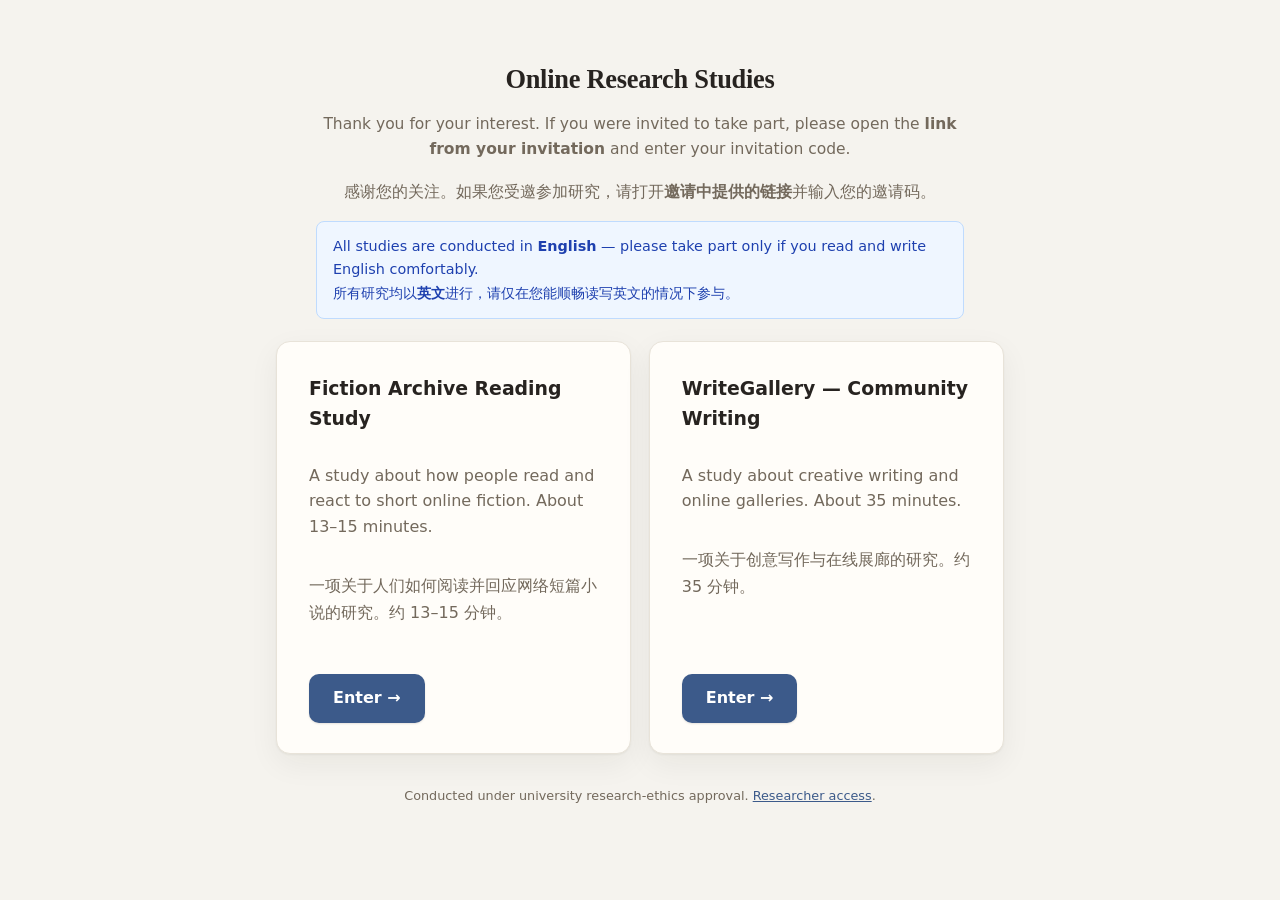
<file: docs/index.html>
<!doctype html>
<html lang="en">
<head>
  <meta charset="utf-8">
  <meta name="viewport" content="width=device-width, initial-scale=1">
  <title>Online Research Studies</title>
  <link rel="stylesheet" href="shared/css/app.css">
  <style>
    .hero{max-width:680px;margin:7vh auto 1.4rem;padding:0 1rem;text-align:center}
    .studies{display:grid;grid-template-columns:1fr 1fr;gap:1.1rem;max-width:760px;margin:0 auto;padding:0 1rem}
    @media(max-width:640px){.studies{grid-template-columns:1fr}}
    .scard{display:block;text-decoration:none;color:inherit}
    .scard .card{height:100%;display:flex;flex-direction:column;transition:.15s,box-shadow .15s}
    .scard .card:hover{border-color:var(--accent);transform:translateY(-3px);box-shadow:var(--shadow)}
    .scard .card p:last-child{margin-top:auto;margin-bottom:0;padding-top:.8rem}
    .foot{max-width:760px;margin:2rem auto;padding:0 1rem;font-size:.8rem;color:var(--muted);text-align:center}
  </style>
</head>
<body>
  <div class="hero">
    <h1>Online Research Studies</h1>
    <p class="lead">Thank you for your interest. If you were invited to take part, please open the
      <strong>link from your invitation</strong> and enter your invitation code.</p>
    <p class="muted" lang="zh">感谢您的关注。如果您受邀参加研究，请打开<strong>邀请中提供的链接</strong>并输入您的邀请码。</p>
    <div class="notice info" style="text-align:left;margin-top:1rem">
      All studies are conducted in <strong>English</strong> — please take part only if you read and write
      English comfortably.<br>
      <span lang="zh">所有研究均以<strong>英文</strong>进行，请仅在您能顺畅读写英文的情况下参与。</span>
    </div>
  </div>

  <div class="studies">
    <a class="scard" href="study3/">
      <div class="card">
        <h2>Fiction Archive Reading Study</h2>
        <p class="muted">A study about how people read and react to short online fiction. About 13–15 minutes.</p>
        <p class="muted" lang="zh">一项关于人们如何阅读并回应网络短篇小说的研究。约 13–15 分钟。</p>
        <p><span class="btn">Enter →</span></p>
      </div>
    </a>
    <a class="scard" href="study4/">
      <div class="card">
        <h2>WriteGallery — Community Writing</h2>
        <p class="muted">A study about creative writing and online galleries. About 35 minutes.</p>
        <p class="muted" lang="zh">一项关于创意写作与在线展廊的研究。约 35 分钟。</p>
        <p><span class="btn">Enter →</span></p>
      </div>
    </a>
  </div>

  <div class="foot">
    <p>Conducted under university research-ethics approval. <a href="admin">Researcher access</a>.</p>
  </div>
</body>
</html>
</file>
<file: docs/shared/css/app.css>
/* NHB disclosure-experiments platform — shared styles.
   Clean, calm, archive-neutral. No third-party CSS. */
:root{
  --ink:#272320; --muted:#73695c; --line:#e8e3d9; --bg:#f5f3ee; --card:#fffdf9;
  --accent:#3c5a8a; --accent-d:#2c4670; --accent-soft:#eef2f8;
  --ok:#2f7d4f; --warn:#b45309; --danger:#b3261e;
  --maxw:760px; --radius:14px;
  --shadow:0 1px 2px rgba(40,32,24,.05),0 10px 30px rgba(40,32,24,.06);
  --shadow-lg:0 4px 12px rgba(40,32,24,.08),0 24px 60px rgba(40,32,24,.10);
  --serif:"Iowan Old Style","Palatino Linotype",Georgia,"Times New Roman",serif;
  --sans:system-ui,-apple-system,"Segoe UI",Roboto,Helvetica,sans-serif;
}
*{box-sizing:border-box}
html,body{margin:0}
body{font-family:var(--sans);color:var(--ink);background:var(--bg);line-height:1.6;-webkit-font-smoothing:antialiased;text-rendering:optimizeLegibility}
a{color:var(--accent)}
::selection{background:rgba(60,90,138,.16)}

/* top progress + brand bar */
.topbar{position:sticky;top:0;z-index:20;background:rgba(255,253,249,.82);backdrop-filter:saturate(140%) blur(8px);-webkit-backdrop-filter:saturate(140%) blur(8px);border-bottom:1px solid var(--line)}
.topbar .inner{max-width:var(--maxw);margin:0 auto;display:flex;align-items:center;justify-content:space-between;padding:.6rem 1rem;font-size:.85rem;color:var(--muted)}
.topbar .brand{font-weight:600;color:var(--ink);font-family:var(--serif);font-size:1.02rem;letter-spacing:.01em;display:flex;align-items:center;gap:.5rem}
.topbar .brand::before{content:"";width:9px;height:9px;border-radius:50%;background:var(--accent);box-shadow:0 0 0 3px rgba(60,90,138,.16)}
.step-label{font-size:.76rem;color:var(--muted);font-variant-numeric:tabular-nums;letter-spacing:.02em}
.progress{height:5px;background:#ece8df}
.progress > i{display:block;height:100%;background:linear-gradient(90deg,var(--accent),#6480ab);width:0;transition:width .45s cubic-bezier(.4,0,.2,1)}
.modeflag{font-size:.72rem;padding:.12rem .55rem;border-radius:999px;border:1px solid var(--line)}
.modeflag.preview{background:#fff7ed;color:var(--warn);border-color:#fed7aa}
.modeflag.server{background:#ecfdf5;color:var(--ok);border-color:#a7f3d0}

/* page shell */
.wrap{max-width:var(--maxw);margin:1.7rem auto 6rem;padding:0 1rem}
.card{background:var(--card);border:1px solid var(--line);border-radius:var(--radius);box-shadow:var(--shadow);padding:1.9rem 2rem;margin-bottom:1.2rem}
@media(max-width:560px){.card{padding:1.3rem 1.2rem}}
@keyframes pageIn{from{opacity:0;transform:translateY(10px)}to{opacity:1;transform:none}}
.page-anim{animation:pageIn .32s cubic-bezier(.4,0,.2,1)}
h1{font-family:var(--serif);font-size:1.65rem;margin:.1rem 0 1rem;letter-spacing:-.01em;line-height:1.25}
h2{font-size:1.18rem;margin:0 0 .85rem;font-weight:650}
.lead{color:var(--muted);font-size:.97rem}
.page-title{font-family:var(--serif);font-size:1.55rem;margin:0 0 .35rem;letter-spacing:-.01em;line-height:1.25}
.page-sub{color:var(--muted);margin:0 0 1.4rem;font-size:.95rem}

/* reading / archive page */
.archive{font-family:var(--serif)}
.archive .work-head{border-bottom:1px solid var(--line);padding-bottom:1rem;margin-bottom:1.2rem}
.archive .work-title{font-size:1.95rem;margin:0 0 .25rem;line-height:1.2;letter-spacing:-.01em}
.archive .byline{font-family:var(--sans);color:var(--muted);font-size:.9rem}
.tagrow{font-family:var(--sans);display:flex;flex-wrap:wrap;gap:.4rem;margin:.8rem 0 0}
.tag{font-size:.78rem;background:#eef2f8;color:var(--accent-d);border:1px solid #dde4ef;border-radius:7px;padding:.18rem .55rem;text-decoration:none;transition:.12s}
.tag:hover{background:#e3eaf5}
.tag.ai{background:#fbeae8;color:#9a2424;border-color:#f0cdc9;font-weight:600}
.story-body{font-size:1.12rem;line-height:1.8;color:#34302a}
.story-body p{margin:0 0 1.05rem}
.story-body>p:first-of-type::first-letter{font-family:var(--serif);font-size:3.1rem;line-height:.8;float:left;padding:.04em .14em 0 0;color:var(--accent)}

/* forms */
.block{margin:0 0 1.6rem}
.block-instr{font-size:.9rem;color:var(--muted);margin:0 0 .8rem}
.qitem{padding:.9rem 0;border-bottom:1px solid #f1f2f5}
.qitem:last-child{border-bottom:0}
.qtext{margin:0 0 .6rem;font-weight:500}
.qtext .req{color:var(--danger)}
.likert{display:flex;gap:.4rem}
.likert label{flex:1 1 0;min-width:0;text-align:center;border:1px solid var(--line);border-radius:10px;
  padding:.5rem .25rem;cursor:pointer;color:var(--muted);background:#fcfcfd;transition:.12s;
  display:flex;flex-direction:column;align-items:center;gap:.22rem}
.likert label:hover{border-color:var(--accent);background:#f4f8fd}
.likert input{position:absolute;opacity:0;width:1px;height:1px}
.likert label.sel{background:var(--accent);color:#fff;border-color:var(--accent);box-shadow:0 2px 8px rgba(60,90,138,.25)}
.likert .num{font-weight:700;font-size:1rem;line-height:1}
.likert label>span:not(.num){font-size:.72rem;line-height:1.15}
.likert label:has(input:focus-visible){outline:2px solid var(--accent);outline-offset:2px}
.scale-anchor{display:flex;justify-content:space-between;font-size:.75rem;color:var(--muted);margin-top:.4rem;padding:0 .15rem}
.choices label{display:flex;align-items:center;gap:.6rem;border:1px solid var(--line);border-radius:10px;padding:.65rem .85rem;margin:.45rem 0;cursor:pointer;transition:.12s}
.choices label:hover{border-color:var(--accent);background:#f8fbfe}
.choices label.sel{border-color:var(--accent);background:#f1f6fc;box-shadow:inset 0 0 0 1px var(--accent)}
.choices label:has(input:focus-visible){outline:2px solid var(--accent);outline-offset:2px}
.choices input{accent-color:var(--accent)}
textarea,input[type=text],input[type=number]{width:100%;padding:.65rem;border:1px solid var(--line);border-radius:8px;font:inherit;font-size:.95rem;transition:.12s}
textarea:focus,input[type=text]:focus,input[type=number]:focus{outline:none;border-color:var(--accent);box-shadow:0 0 0 3px rgba(60,90,138,.12)}
textarea{min-height:90px;resize:vertical}
.slider-wrap{display:flex;align-items:center;gap:1rem}
input[type=range]{flex:1;accent-color:var(--accent);height:6px}
.slider-val{font-weight:700;min-width:6rem;text-align:right;color:var(--accent-d)}
.slider-val.muted{color:var(--muted);font-weight:500;font-style:italic}

/* buttons */
.btn{display:inline-flex;align-items:center;gap:.45rem;background:var(--accent);color:#fff;border:0;border-radius:10px;padding:.72rem 1.5rem;font:inherit;font-size:1rem;font-weight:550;cursor:pointer;transition:transform .12s ease,background .15s,box-shadow .15s;box-shadow:0 1px 2px rgba(40,32,24,.12)}
.btn:hover{background:var(--accent-d);transform:translateY(-1px);box-shadow:0 5px 16px rgba(60,90,138,.28)}
.btn:active{transform:translateY(0)}
.btn:disabled{background:#cfc9bd;color:#fbfaf7;cursor:not-allowed;box-shadow:none;transform:none}
.btn:focus-visible,.chip:focus-visible,.mini:focus-visible{outline:2px solid var(--accent-d);outline-offset:2px}
.btn.secondary{background:var(--card);color:var(--ink);border:1px solid var(--line);box-shadow:none}
.btn.secondary:hover{border-color:var(--accent);background:#fff;box-shadow:0 2px 8px rgba(40,32,24,.06)}
.btn.big{font-size:1.05rem;padding:.9rem 1.9rem}
.navrow{display:flex;justify-content:space-between;align-items:center;margin-top:1.4rem}
.dwell-note{font-size:.82rem;color:var(--muted)}

/* consent / debrief */
.legal{font-size:.92rem;max-height:none}
.legal h3{font-size:1rem;margin:1.1rem 0 .4rem}
.legal ul{margin:.3rem 0 .6rem;padding-left:1.2rem}
.accept{display:flex;gap:.6rem;align-items:flex-start;margin-top:1rem;padding:.8rem;background:#f8fafc;border:1px solid var(--line);border-radius:8px}
.accept input{margin-top:.25rem}

.notice{padding:.8rem 1rem;border-radius:8px;font-size:.9rem;margin:.8rem 0}
.notice.warn{background:#fff7ed;border:1px solid #fed7aa;color:#9a3412}
.notice.info{background:#eff6ff;border:1px solid #bfdbfe;color:#1e40af}

/* invitation gate + test banner */
.gate-label{display:block;font-weight:600;margin-top:1.1rem;font-size:.95rem}
.gate input#inviteInput{margin-top:.5rem;max-width:360px;font-size:1.05rem;letter-spacing:.05em}
.modeflag.test{background:#fef3c7;color:#92400e;border-color:#fde68a;font-weight:700}
[lang=zh]{line-height:1.7}
.subform{margin-top:1.6rem;padding-top:1.2rem;border-top:1px solid var(--line)}
.subform h2{font-size:1.05rem;margin-bottom:.3rem}
.subform input,.subform textarea,.subform select{margin:.45rem 0;max-width:420px}
.subform textarea{min-height:90px;max-width:100%}
.subform .btn{margin-top:.3rem}
select{padding:.6rem;border:1px solid var(--line);border-radius:8px;font:inherit;font-size:.95rem;background:#fff;width:100%;max-width:420px}
input[type=file]{margin:.3rem 0;font-size:.9rem;max-width:100%}

/* event inspector (preview / debug) */
#inspector{position:fixed;bottom:0;left:0;right:0;z-index:50;font-family:ui-monospace,monospace}
#inspector .tab{position:absolute;right:1rem;top:-30px;background:#14213d;color:#fff;border:0;border-radius:8px 8px 0 0;padding:.35rem .8rem;font-size:.78rem;cursor:pointer}
#inspector .panel{background:#0f1426;color:#cfe;max-height:0;overflow:auto;transition:max-height .25s ease}
#inspector.open .panel{max-height:42vh}
#inspector .panel .head{position:sticky;top:0;background:#0f1426;display:flex;justify-content:space-between;padding:.5rem .8rem;border-bottom:1px solid #29304a;color:#9fb}
#inspector .panel .head button{background:#23305a;color:#fff;border:0;border-radius:6px;padding:.25rem .6rem;font-size:.72rem;cursor:pointer;margin-left:.4rem}
#inspector .row{padding:.18rem .8rem;border-bottom:1px solid #161c33;font-size:.74rem;white-space:nowrap;overflow:hidden;text-overflow:ellipsis}
#inspector .row .t{color:#6cf}
#inspector .row .ty{color:#fd8}

.center{max-width:560px;margin:9vh auto;text-align:center;padding:0 1rem}
.center .big{font-size:1.55rem;margin-bottom:.7rem;font-family:var(--serif)}
.check-circle{width:64px;height:64px;border-radius:50%;background:var(--ok);color:#fff;display:flex;align-items:center;justify-content:center;font-size:2rem;margin:0 auto 1.1rem;box-shadow:0 10px 26px rgba(47,125,79,.32);animation:pop .45s cubic-bezier(.2,1.4,.4,1)}
@keyframes pop{from{transform:scale(.6);opacity:0}to{transform:scale(1);opacity:1}}
.code{font-family:ui-monospace,monospace;font-size:1.3rem;background:var(--accent-soft);border:1px dashed var(--accent);color:var(--accent-d);border-radius:10px;padding:.6rem 1.1rem;display:inline-block;margin:.6rem 0;letter-spacing:.04em}
.muted{color:var(--muted)}
.kbd{font-family:ui-monospace,monospace;background:#eef0f4;border:1px solid var(--line);border-radius:5px;padding:.05rem .35rem;font-size:.85em}
.err{color:var(--danger);font-size:.85rem;margin-top:.4rem}

/* ---------- Study 4: gallery ---------- */
.gwrap{display:grid;grid-template-columns:1fr 1fr;gap:1rem;margin:1rem 0}
@media(max-width:640px){.gwrap{grid-template-columns:1fr}}
.gpiece{border:1px solid var(--line);border-radius:12px;padding:1rem 1.1rem;background:var(--card);position:relative;transition:transform .15s,box-shadow .15s}
.gpiece:hover{transform:translateY(-2px);box-shadow:var(--shadow)}
.gtitle{font-weight:600;font-family:var(--serif);font-size:1.05rem}
.gauthor{color:var(--muted);font-size:.82rem;margin:.1rem 0 .5rem}
.gbody{font-family:var(--serif);font-size:.92rem;line-height:1.5;color:#33384a;position:relative;max-height:7.5em;overflow:hidden}
.gbody.full{max-height:none}
.gbody:not(.full)::after{content:"";position:absolute;left:0;right:0;bottom:0;height:2.2em;background:linear-gradient(rgba(255,255,255,0),#fff)}
.gbody p{margin:0 0 .5rem}
.glikes{color:#c2557a;font-size:.83rem;margin-top:.6rem;font-weight:600}
.gtarget{border-color:var(--accent);box-shadow:0 0 0 1px rgba(60,90,138,.35)}
.rate-tag{display:inline-block;background:#eef3fb;color:var(--accent-d);border-radius:6px;font-size:.7rem;font-weight:700;padding:.12rem .5rem;margin-bottom:.45rem}
.ailabel{color:#9a2424;font-weight:600}
.gbadge-row{margin-bottom:.45rem}
.vbadge{display:inline-block;background:#e6f7ec;color:var(--ok);border:1px solid #a7f3d0;border-radius:999px;font-size:.68rem;padding:.14rem .55rem;font-weight:700;letter-spacing:.01em}
.showcase{border:1px solid #cfe6d6;background:#f4fbf6;border-radius:12px;padding:.8rem 1rem;margin:.8rem 0}
.showcase-h{color:var(--ok);font-weight:700;font-size:.9rem;margin-bottom:.4rem}

/* ---------- Study 4: editor + assistant ---------- */
.editor-grid{display:grid;grid-template-columns:1fr 320px;gap:1.1rem;margin-top:1rem}
@media(max-width:760px){.editor-grid{grid-template-columns:1fr}}
.editor-col textarea#draft{min-height:400px;font-family:var(--serif);font-size:1.05rem;line-height:1.7}
.ed-status{display:flex;justify-content:space-between;font-size:.8rem;color:var(--muted);margin-top:.4rem}
.assist{border:1px solid var(--line);border-radius:12px;background:#fbfcfe;display:flex;flex-direction:column;overflow:hidden;height:fit-content}
.assist-h{display:flex;justify-content:space-between;align-items:center;background:#eef3fb;padding:.55rem .8rem;font-weight:600;font-size:.9rem;color:var(--accent-d)}
.assist-body{padding:.7rem .8rem}
.assist-btns{display:flex;flex-direction:column;gap:.4rem;margin:.5rem 0}
.chip{text-align:left;background:#fff;border:1px solid var(--line);border-radius:8px;padding:.5rem .65rem;font:inherit;font-size:.85rem;cursor:pointer;transition:.12s}
.chip:hover{border-color:var(--accent);background:var(--accent-soft)}
.assist-ask{display:flex;gap:.35rem;margin:.4rem 0}
.assist-ask input{flex:1;font-size:.85rem;padding:.4rem}
.mini{background:var(--accent);color:#fff;border:0;border-radius:7px;padding:.35rem .6rem;font-size:.78rem;cursor:pointer}
.mini:hover{background:var(--accent-d)}
.aresp{border:1px solid #d9e6f6;background:#fff;border-radius:9px;padding:.55rem .65rem;margin:.5rem 0}
.atext{font-family:var(--serif);font-size:.92rem;line-height:1.55;margin-bottom:.5rem;white-space:pre-wrap;word-break:break-word;overflow-wrap:anywhere;max-height:230px;overflow-y:auto}
.aacts{display:flex;gap:.35rem;flex-wrap:wrap}
#responses{max-height:48vh;overflow-y:auto}
.piece-preview{border:1px solid var(--line);border-radius:10px;margin:.4rem 0 1rem;overflow:hidden}
.pp-h{background:#f4f6f9;padding:.45rem .8rem;font-size:.82rem;color:var(--muted);font-weight:600}
.pp-body{padding:.8rem;font-family:var(--serif);font-size:1rem;line-height:1.6;max-height:240px;overflow:auto}
.spinner{width:34px;height:34px;border:4px solid #dfe5ef;border-top-color:var(--accent);border-radius:50%;margin:0 auto;animation:spin .8s linear infinite}
@keyframes spin{to{transform:rotate(360deg)}}
</file>
